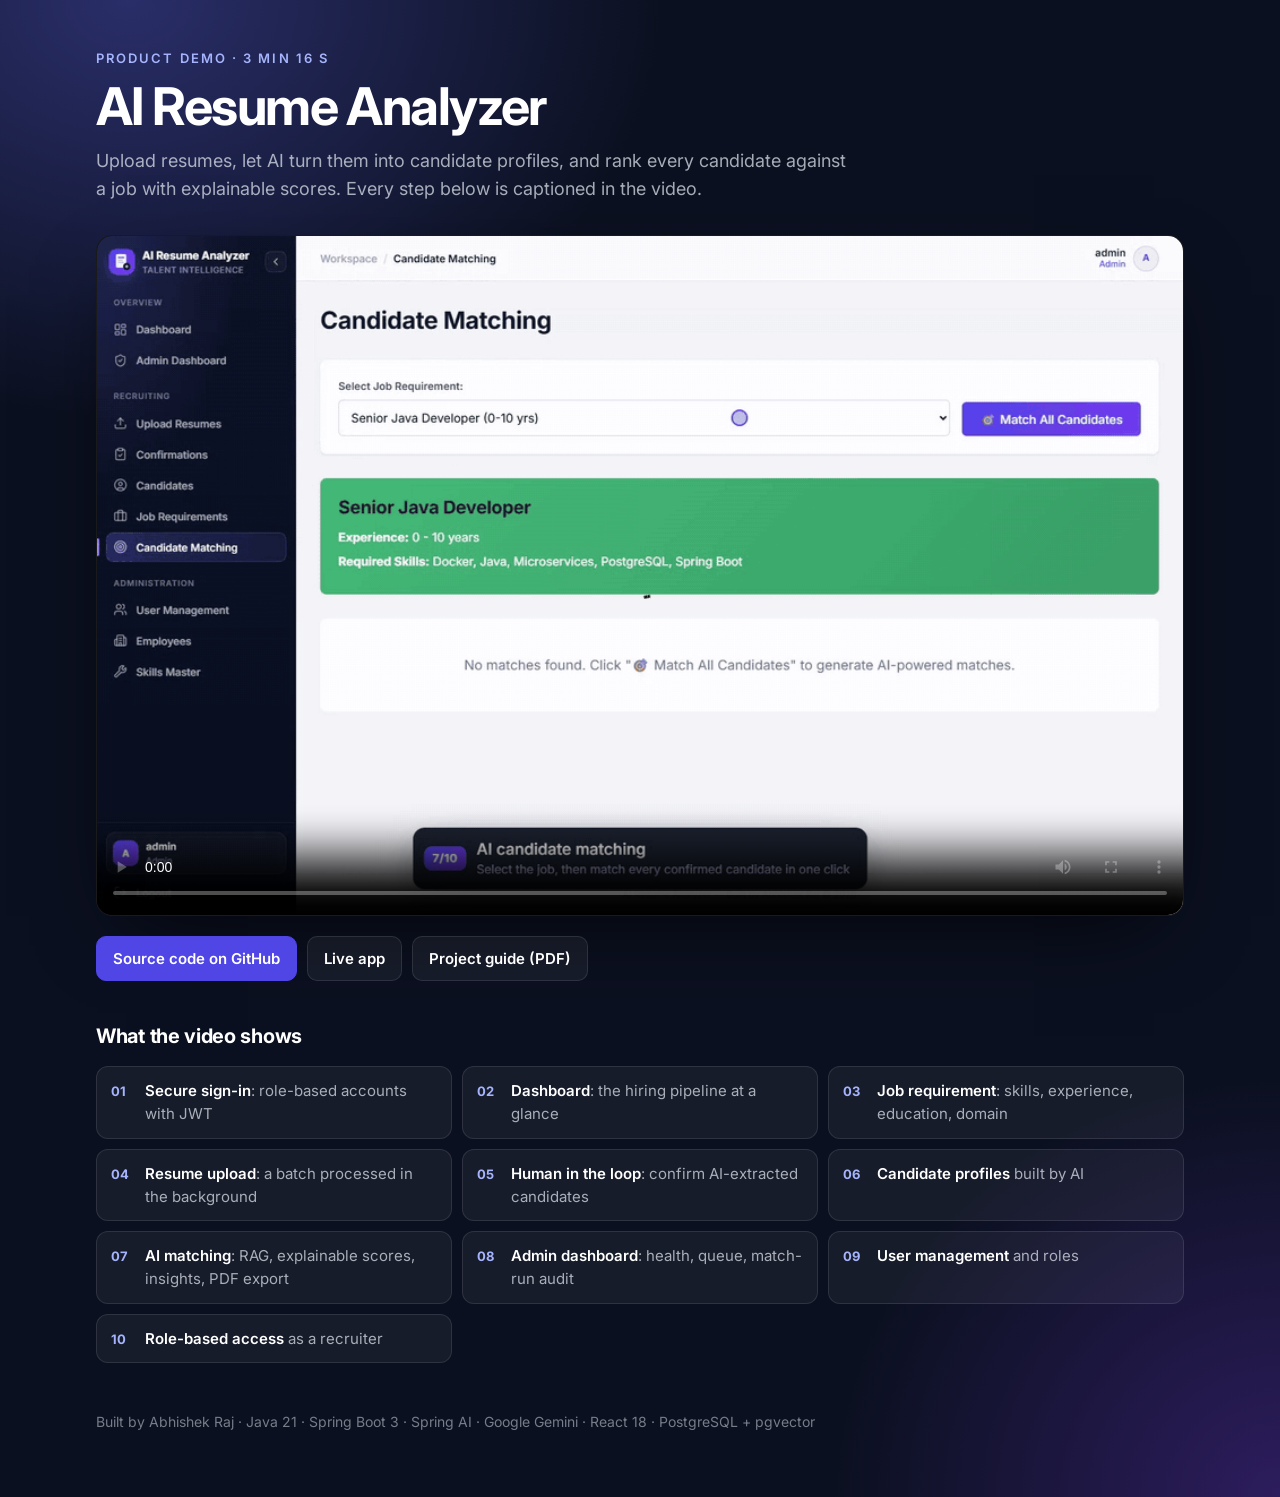
<file: docs/demo/index.html>
<!doctype html>
<html lang="en">
<head>
<meta charset="utf-8">
<meta name="viewport" content="width=device-width, initial-scale=1">
<title>AI Resume Analyzer Demo</title>
<meta name="description" content="A 3-minute captioned walkthrough of AI Resume Analyzer: AI resume parsing, explainable candidate matching and more.">
<link rel="icon" type="image/svg+xml" href="data:image/svg+xml,%3Csvg xmlns='http://www.w3.org/2000/svg' viewBox='0 0 64 64'%3E%3Crect width='64' height='64' rx='16' fill='%234f46e5'/%3E%3Crect x='17' y='13' width='26' height='34' rx='4' fill='%23fff'/%3E%3C/svg%3E">
<link rel="preconnect" href="https://fonts.googleapis.com">
<link rel="preconnect" href="https://fonts.gstatic.com" crossorigin>
<link href="https://fonts.googleapis.com/css2?family=Inter:wght@400;500;600;700;800&display=swap" rel="stylesheet">
<style>
  :root {
    --bg: #0b1020;
    --text: #ffffff;
    --muted: rgba(226, 232, 240, 0.72);
    --faint: rgba(226, 232, 240, 0.5);
    --accent: #a5b4fc;
    --card: rgba(255, 255, 255, 0.05);
    --border: rgba(255, 255, 255, 0.1);
    --primary: #4f46e5;
  }
  * { box-sizing: border-box; margin: 0; padding: 0; }
  body {
    min-height: 100vh;
    font-family: Inter, system-ui, sans-serif;
    color: var(--text);
    background:
      radial-gradient(60% 40% at 10% 0%, rgba(99, 102, 241, 0.35) 0%, transparent 70%),
      radial-gradient(50% 40% at 100% 100%, rgba(124, 58, 237, 0.3) 0%, transparent 70%),
      var(--bg);
    line-height: 1.55;
  }
  main { max-width: 1120px; margin: 0 auto; padding: 48px 16px 64px; }
  .eyebrow { color: var(--accent); font-weight: 600; letter-spacing: 0.16em; text-transform: uppercase; font-size: 13px; }
  h1 { font-size: clamp(32px, 5vw, 52px); letter-spacing: -0.03em; line-height: 1.1; margin: 10px 0 12px; }
  .lead { color: var(--muted); font-size: 18px; max-width: 760px; }
  .player {
    margin: 32px 0 20px;
    border-radius: 16px;
    overflow: hidden;
    border: 1px solid var(--border);
    box-shadow: 0 30px 80px -30px rgba(0, 0, 0, 0.8);
    background: #000;
  }
  video { display: block; width: 100%; height: auto; aspect-ratio: 1440 / 900; }
  .links { display: flex; flex-wrap: wrap; gap: 10px; margin-bottom: 40px; }
  .links a {
    color: var(--text);
    text-decoration: none;
    font-weight: 600;
    font-size: 15px;
    padding: 10px 16px;
    border-radius: 10px;
    border: 1px solid var(--border);
    background: var(--card);
  }
  .links a.primary { background: var(--primary); border-color: var(--primary); }
  .links a:hover { border-color: var(--accent); }
  h2 { font-size: 20px; letter-spacing: -0.015em; margin-bottom: 14px; }
  ol { list-style: none; display: grid; grid-template-columns: repeat(auto-fit, minmax(min(300px, 100%), 1fr)); gap: 10px; }
  li { display: flex; gap: 12px; align-items: baseline; padding: 12px 14px; border-radius: 12px; border: 1px solid var(--border); background: var(--card); color: var(--muted); font-size: 15px; }
  li b { color: var(--text); font-weight: 600; }
  li span { flex-shrink: 0; color: var(--accent); font-weight: 700; font-size: 13px; min-width: 22px; }
  footer { margin-top: 48px; color: var(--faint); font-size: 14px; }
</style>
</head>
<body>
<main>
  <div class="eyebrow">Product demo · 3 min 16 s</div>
  <h1>AI Resume Analyzer</h1>
  <p class="lead">Upload resumes, let AI turn them into candidate profiles, and rank every candidate against a job with explainable scores. Every step below is captioned in the video.</p>

  <div class="player">
    <video controls preload="metadata" playsinline poster="demo-preview.gif">
      <source src="ai-resume-analyzer-demo.mp4" type="video/mp4">
      Your browser can't play this video. <a href="ai-resume-analyzer-demo.mp4">Download it instead.</a>
    </video>
  </div>

  <div class="links">
    <a class="primary" href="https://github.com/Abhishek360007/Ai_Resume_Analyzer">Source code on GitHub</a>
    <a href="https://ai-resume-analyzer-nwh6.onrender.com">Live app</a>
    <a href="../AI-Resume-Analyzer-Project-Guide.pdf">Project guide (PDF)</a>
  </div>

  <h2>What the video shows</h2>
  <ol>
    <li><span>01</span><div><b>Secure sign-in</b>: role-based accounts with JWT</div></li>
    <li><span>02</span><div><b>Dashboard</b>: the hiring pipeline at a glance</div></li>
    <li><span>03</span><div><b>Job requirement</b>: skills, experience, education, domain</div></li>
    <li><span>04</span><div><b>Resume upload</b>: a batch processed in the background</div></li>
    <li><span>05</span><div><b>Human in the loop</b>: confirm AI-extracted candidates</div></li>
    <li><span>06</span><div><b>Candidate profiles</b> built by AI</div></li>
    <li><span>07</span><div><b>AI matching</b>: RAG, explainable scores, insights, PDF export</div></li>
    <li><span>08</span><div><b>Admin dashboard</b>: health, queue, match-run audit</div></li>
    <li><span>09</span><div><b>User management</b> and roles</div></li>
    <li><span>10</span><div><b>Role-based access</b> as a recruiter</div></li>
  </ol>

  <footer>Built by Abhishek Raj · Java 21 · Spring Boot 3 · Spring AI · Google Gemini · React 18 · PostgreSQL + pgvector</footer>
</main>
</body>
</html>
</file>
